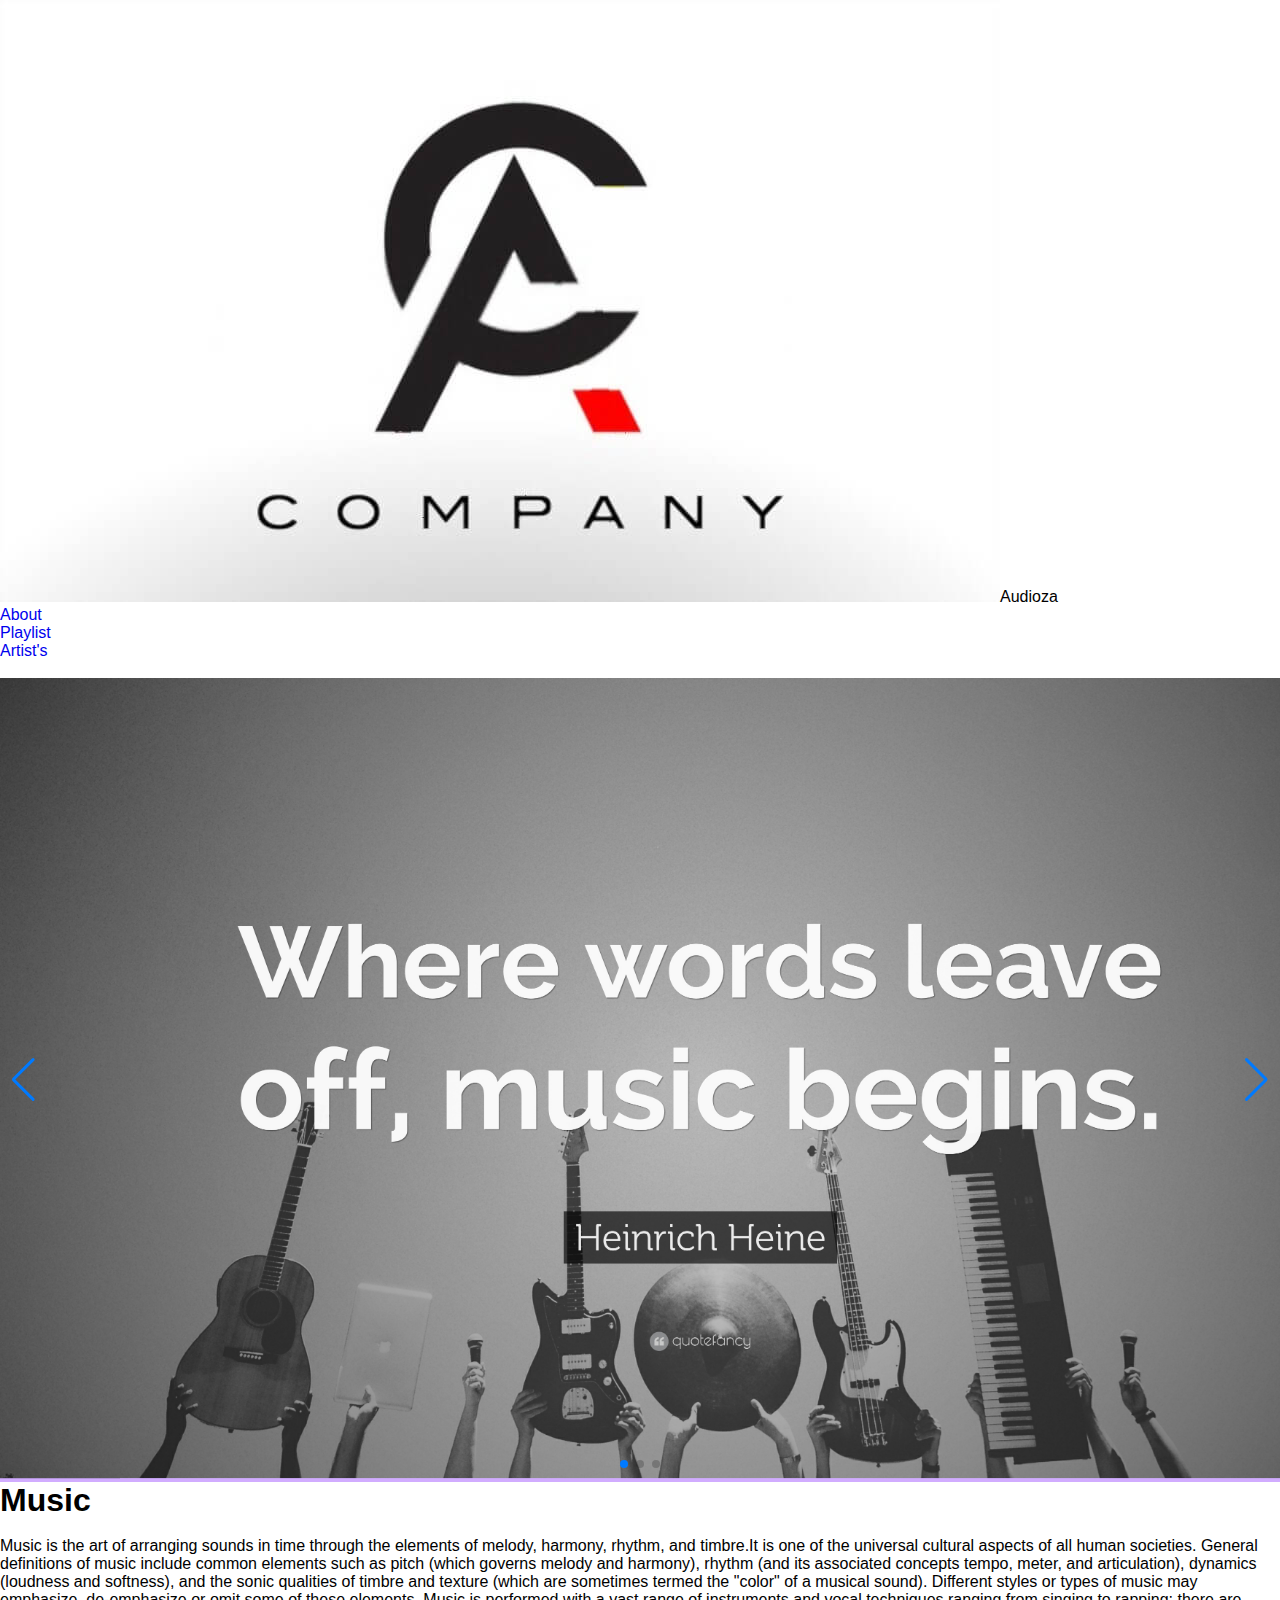
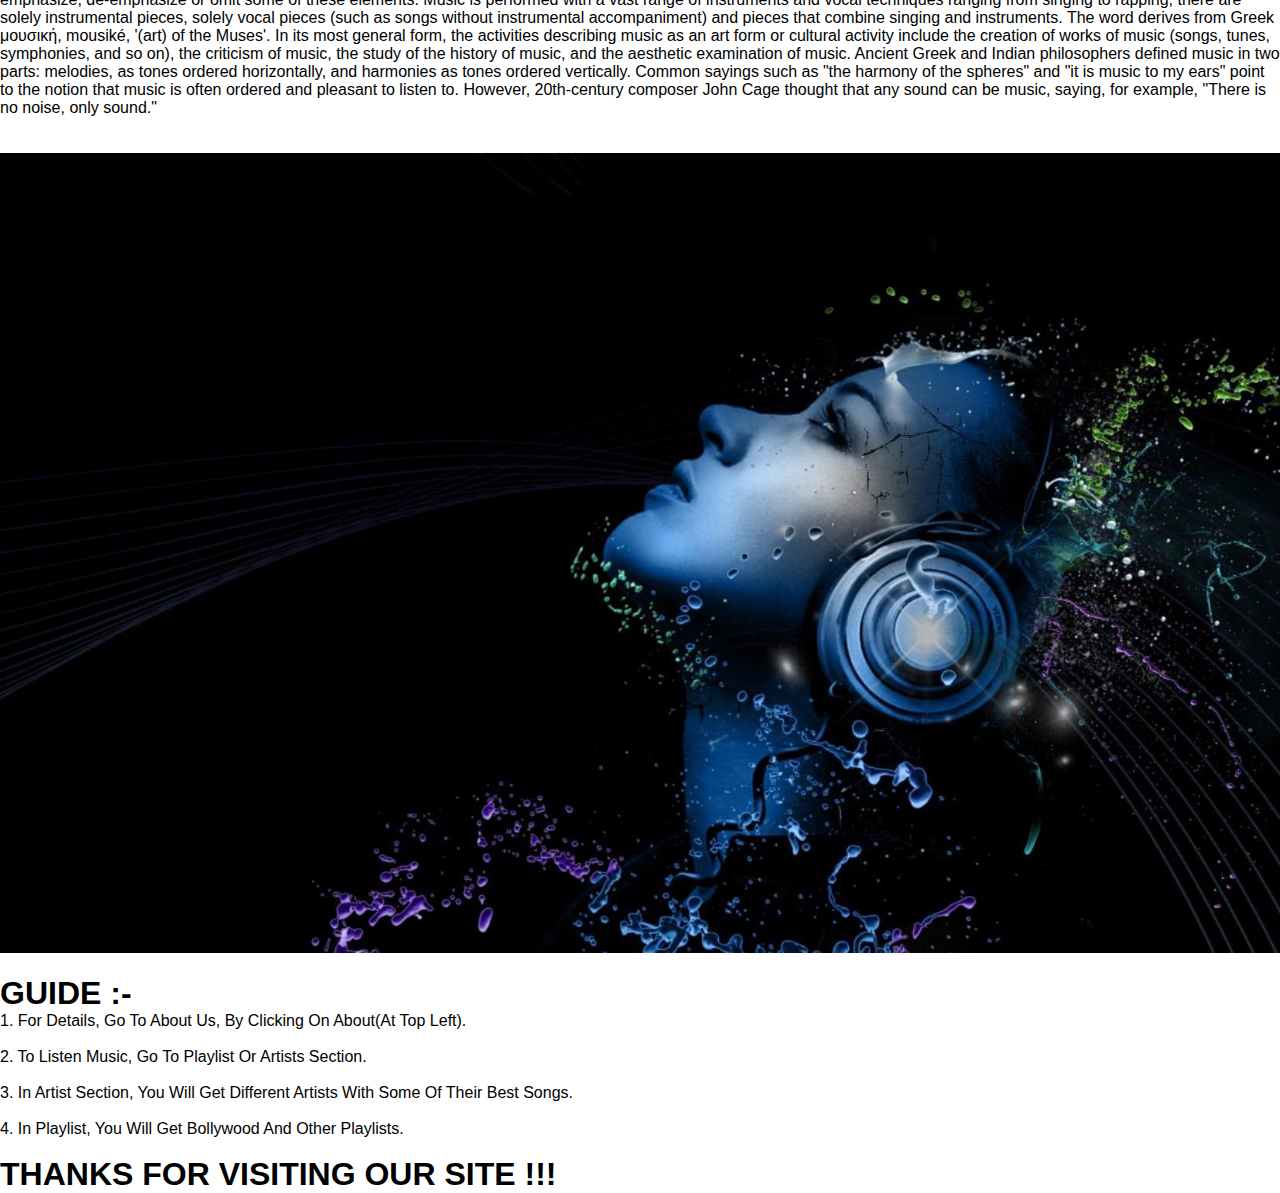
<file: index.html>
<!DOCTYPE html>
<html lang="en">
  <head>
    <meta charset="UTF-8" />
    <meta http-equiv="X-UA-Compatible" content="ie=edge" />
    <meta name="viewport" content="width=device-width, initial-scale=1.0" />
    <title>Audioza Web Based Music Application</title>
    <link rel="stylesheet" href="style.css" />
    <link
      rel="stylesheet"
      href="https://unpkg.com/swiper@8/swiper-bundle.min.css"
    />
    <link rel="preconnect" href="https://fonts.googleapis.com" />
    <link rel="preconnect" href="https://fonts.gstatic.com" crossorigin />
    <link
      href="https://fonts.googleapis.com/css2?family=Libre+Bodoni:ital@1&display=swap"
      rel="stylesheet"
    />
    <link rel="preconnect" href="https://fonts.googleapis.com" />
    <link rel="preconnect" href="https://fonts.gstatic.com" crossorigin />
    <link
      href="https://fonts.googleapis.com/css2?family=Libre+Bodoni:ital@1&display=swap"
      rel="stylesheet"
    />
  </head>
  <body>
    <nav>
      <ul>
        <li class="brand"><img src="logo2.jpg" alt="Audioza" />Audioza</li>
        <li><a href="About/PBL.html"style="text-decoration:none">About</a></li>
        <li><a href="Clone/playlist.html"style="text-decoration:none">Playlist</a></li>
        <li><a href="Artist/artist.html" style="text-decoration:none">Artist's</a></li>
      </ul>
      <br />
    </nav>
    <div class="container">
      <div class="swiper">
        <div class="swiper-wrapper">
          <div class="swiper-slide">
            <img src="img3.jpg" width="1400" height="800" />
          </div>
          <div class="swiper-slide">
            <img src="img1.jpg" width="1400" height="800" />
          </div>
          <div class="swiper-slide">
            <img src="img2.jpg" width="1400" height="800" />
          </div>
        </div>
        <div class="swiper-pagination"></div>
        <div class="swiper-button-prev"></div>
        <div class="swiper-button-next"></div>
      </div>

      <script src="https://unpkg.com/swiper@8/swiper-bundle.min.js"></script>
      <script>
        const swiper = new Swiper(".swiper", {
          loop: true,

          pagination: {
            el: ".swiper-pagination",
            clickable: true,
          },
          navigation: {
            nextEl: ".swiper-button-next",
            prevEl: ".swiper-button-prev",
          },
        });
      </script>
    </div>
    <div class="head">
      <h1>Music</h1>
    </div>
    <br />
    <div class="music">
      <p>
        Music is the art of arranging sounds in time through the elements of
        melody, harmony, rhythm, and timbre.It is one of the universal cultural
        aspects of all human societies. General definitions of music include
        common elements such as pitch (which governs melody and harmony), rhythm
        (and its associated concepts tempo, meter, and articulation), dynamics
        (loudness and softness), and the sonic qualities of timbre and texture
        (which are sometimes termed the "color" of a musical sound). Different
        styles or types of music may emphasize, de-emphasize or omit some of
        these elements. Music is performed with a vast range of instruments and
        vocal techniques ranging from singing to rapping; there are solely
        instrumental pieces, solely vocal pieces (such as songs without
        instrumental accompaniment) and pieces that combine singing and
        instruments. The word derives from Greek μουσική, mousiké, '(art) of the
        Muses'. In its most general form, the activities describing music as an
        art form or cultural activity include the creation of works of music
        (songs, tunes, symphonies, and so on), the criticism of music, the study
        of the history of music, and the aesthetic examination of music. Ancient
        Greek and Indian philosophers defined music in two parts: melodies, as
        tones ordered horizontally, and harmonies as tones ordered vertically.
        Common sayings such as "the harmony of the spheres" and "it is music to
        my ears" point to the notion that music is often ordered and pleasant to
        listen to. However, 20th-century composer John Cage thought that any
        sound can be music, saying, for example, "There is no noise, only
        sound."
      </p>
      <br />
      <br />
      <div class="img4">
        <img src="img4.jpg" height="800" width="1300" />
      </div>
      <br />
    </div>
    <div class="tip">
      <h1>GUIDE :-</h1>
    </div>
    <div class="tips">
      <p>1. For Details, Go To About Us, By Clicking On About(At Top Left).</p>
      <br />
      <p>2. To Listen Music, Go To Playlist Or Artists Section.</p>
      <br />
      <p>
        3. In Artist Section, You Will Get Different Artists With Some Of Their
        Best Songs.
      </p>
      <br />
      <p>4. In Playlist, You Will Get Bollywood And Other Playlists.</p>
      <br />
    </div>
    <div class="ty">
      <h1>THANKS FOR VISITING OUR SITE !!!</h1>
    </div>
  </body>
</html>
</file>
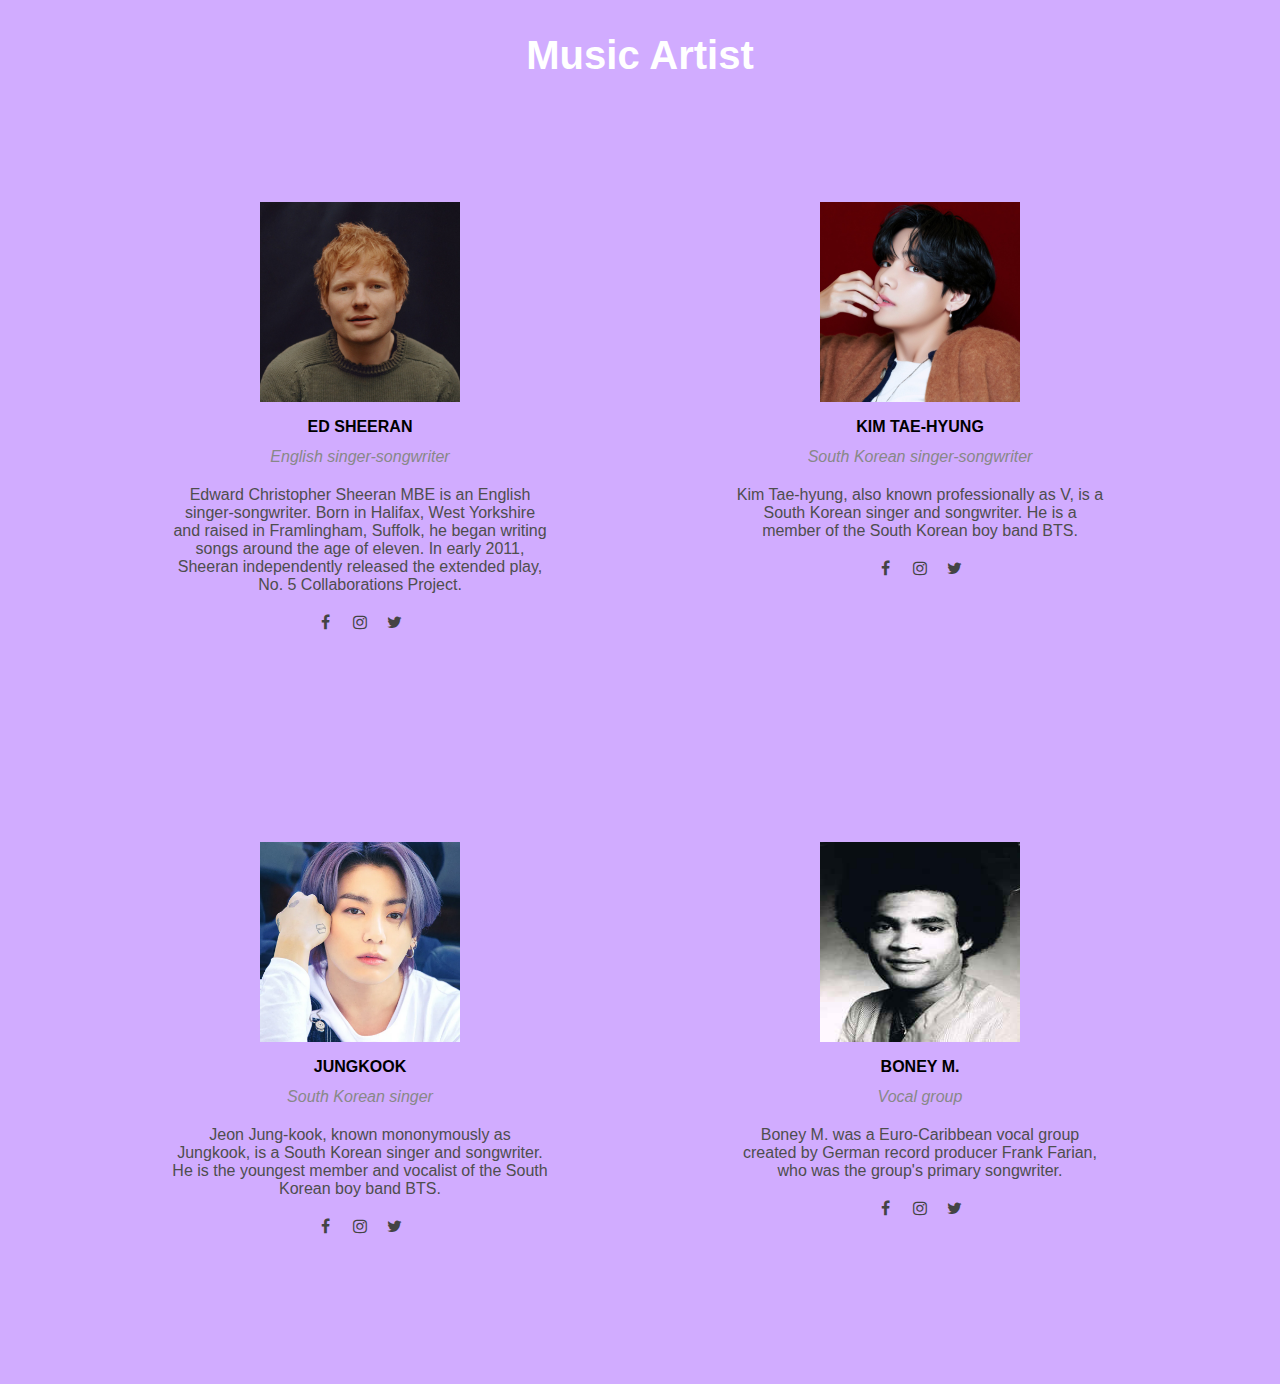
<file: artist.html>
<!DOCTYPE html>
<html lang="en">
  <head>
    <meta charset="UTF-8" />
    <meta name="viewport" content="width=device-width, initial-scale=1.0" />
    <link rel="stylesheet" href="style.css" />
    <link
      rel="stylesheet"
      href="https://stackpath.bootstrapcdn.com/font-awesome/4.7.0/css/font-awesome.min.css"
    />
    <title>Music Artist</title>
  </head>

  <body>
    <div class="container">
      <div class="header">
        <h1>Music Artist</h1>
      </div>
      <div class="sub-container">
        <div class="teams">
          <img src="eds.jpg" height="100px" alt="" />
          <div class="name">Ed Sheeran</div>
          <div class="desig">English singer-songwriter</div>
          <div class="about">
            Edward Christopher Sheeran MBE is an English singer-songwriter. Born
            in Halifax, West Yorkshire and raised in Framlingham, Suffolk, he
            began writing songs around the age of eleven. In early 2011, Sheeran
            independently released the extended play, No. 5 Collaborations
            Project.
          </div>

          <div class="social-links">
            <a href="#"><i class="fa fa-facebook"></i></a>
            <a href="#"><i class="fa fa-instagram"></i></a>
            <a href="#"><i class="fa fa-twitter"></i></a>
          </div>
        </div>

        <div class="teams">
          <img src="thv.jpg" height="100px" alt="" />
          <div class="name">Kim Tae-hyung</div>
          <div class="desig">South Korean singer-songwriter</div>
          <div class="about">
            Kim Tae-hyung, also known professionally as V, is a South Korean
            singer and songwriter. He is a member of the South Korean boy band
            BTS.
          </div>

          <div class="social-links">
            <a href="#"><i class="fa fa-facebook"></i></a>
            <a href="#"><i class="fa fa-instagram"></i></a>
            <a href="#"><i class="fa fa-twitter"></i></a>
          </div>
        </div>

        <div class="teams">
          <img src="jk.webp" height="100px" alt="" />
          <div class="name">Jungkook</div>
          <div class="desig">South Korean singer</div>
          <div class="about">
            Jeon Jung-kook, known mononymously as Jungkook, is a South Korean
            singer and songwriter. He is the youngest member and vocalist of the
            South Korean boy band BTS.
          </div>

          <div class="social-links">
            <a href="#"><i class="fa fa-facebook"></i></a>
            <a href="#"><i class="fa fa-instagram"></i></a>
            <a href="#"><i class="fa fa-twitter"></i></a>
          </div>
        </div>
        <div class="teams">
          <img src="bj.jpg" height="100px" alt="" />
          <div class="name">Boney M.</div>
          <div class="desig">Vocal group</div>
          <div class="about">
            Boney M. was a Euro-Caribbean vocal group created by German record
            producer Frank Farian, who was the group's primary songwriter.
          </div>

          <div class="social-links">
            <a href="#"><i class="fa fa-facebook"></i></a>
            <a href="#"><i class="fa fa-instagram"></i></a>
            <a href="#"><i class="fa fa-twitter"></i></a>
          </div>
        </div>
      </div>
    </div>
  </body>
</html>
</file>
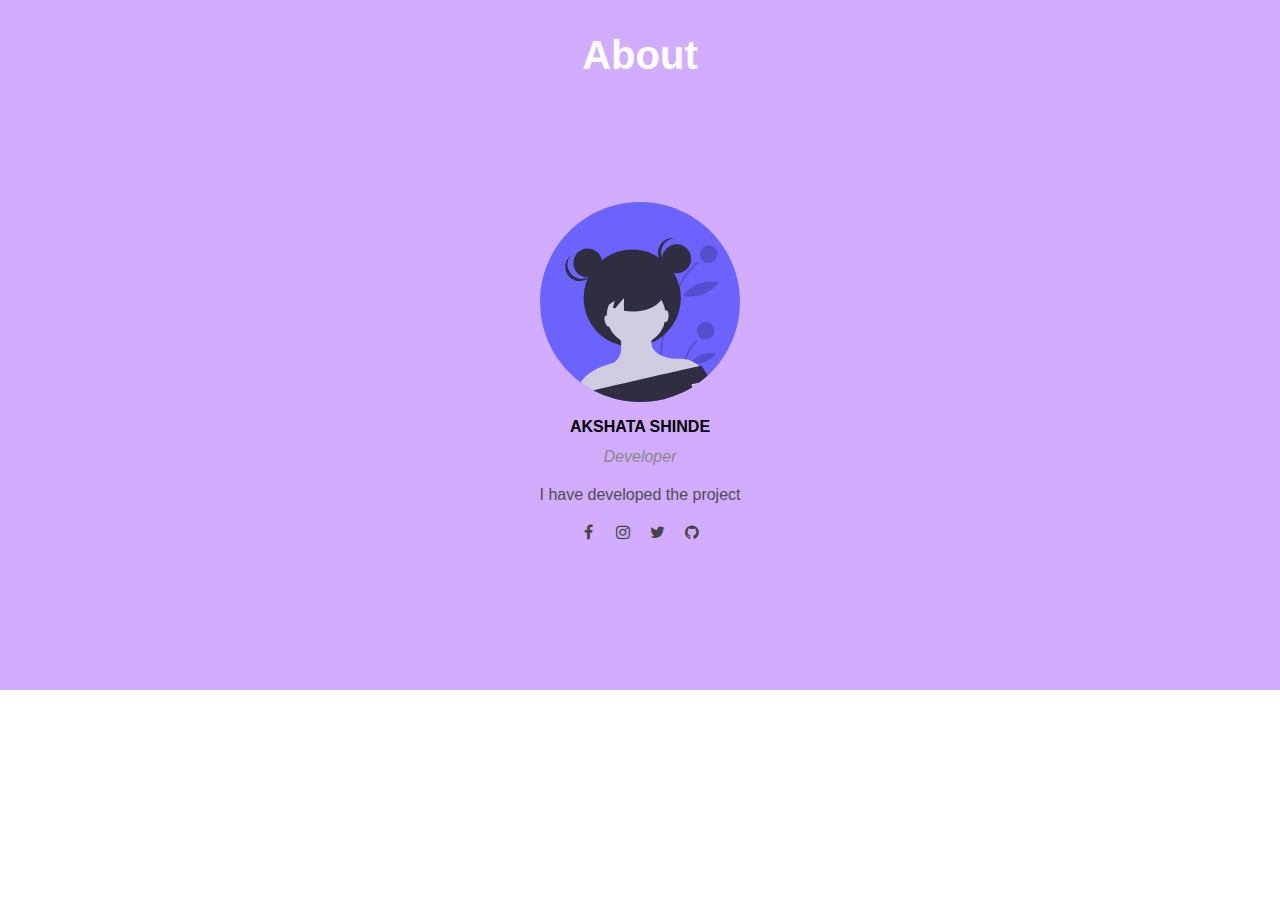
<file: PBL.html>
<!DOCTYPE html>
<html lang="en">
  <head>
    <meta charset="UTF-8" />
    <meta name="viewport" content="width=device-width, initial-scale=1.0" />
    <link rel="stylesheet" href="style.css" />
    <link
      rel="stylesheet"
      href="https://stackpath.bootstrapcdn.com/font-awesome/4.7.0/css/font-awesome.min.css"
    />
    <title>About</title>
  </head>

  <body>
    <div class="container">
      <div class="header">
        <h1>About</h1>
      </div>
      <div class="sub-container">
        <div class="teams">
          <img src="undraw_female_avatar_w3jk.svg" height="100px" alt="" />
          <div class="name">Akshata Shinde</div>
          <div class="desig">Developer</div>
          <div class="about">
            I have developed the project
          </div>

          <div class="social-links">
            <a href="#"><i class="fa fa-facebook"></i></a>
            <a href="#"><i class="fa fa-instagram"></i></a>
            <a href="#"><i class="fa fa-twitter"></i></a>
            <a href="#"><i class="fa fa-github"></i></a>
          </div>
        </div>

        
        </div>
      </div>
    </div>
  </body>
</html>
</file>
<file: style.css>
* {
  margin: 0;
  padding: 0;
  font-family: -apple-system, BlinkMacSystemFont, "Segoe UI", Roboto, Oxygen,
    Ubuntu, Cantarell, "Open Sans", "Helvetica Neue", sans-serif;
}

.container {
  text-align: center;
  background: #d1acff;
}

.header {
  padding-top: 30px;
  color: rgb(255, 255, 255);
  font-size: 20px;
  margin: auto;
  line-height: 50px;
}

.sub-container {
  max-width: 1200px;
  margin: auto;
  padding: 30px 0;
  display: flex;
  flex-wrap: wrap;
  justify-content: center;
}

.teams {
  margin: 40px;
  padding: 52px;
  max-width: 40%;
  cursor: pointer;
  transition: 0.4s;
  box-sizing: border-box;
}

.teams:hover {
  background: #ddd;
  border-radius: 12px;
}

.teams img {
  width: 200px;
  height: 200px;
}

.name {
  padding: 12px;
  font-weight: bold;
  font-size: 16px;
  text-transform: uppercase;
}

.desig {
  font-style: italic;
  color: #888;
}

.about {
  margin: 20px 0;
  font-weight: lighter;
  color: #4e4e4e;
}

.social-links {
  margin: 14px;
}

.social-links a {
  display: inline-block;
  height: 30px;
  width: 30px;
  transition: 0.4s;
}

.social-links a:hover {
  transform: scale(1.5);
}

.social-links a i {
  color: #444;
}

@media screen and (max-width: 600px) {
  .teams {
    max-width: 100%;
  }
}
</file>
